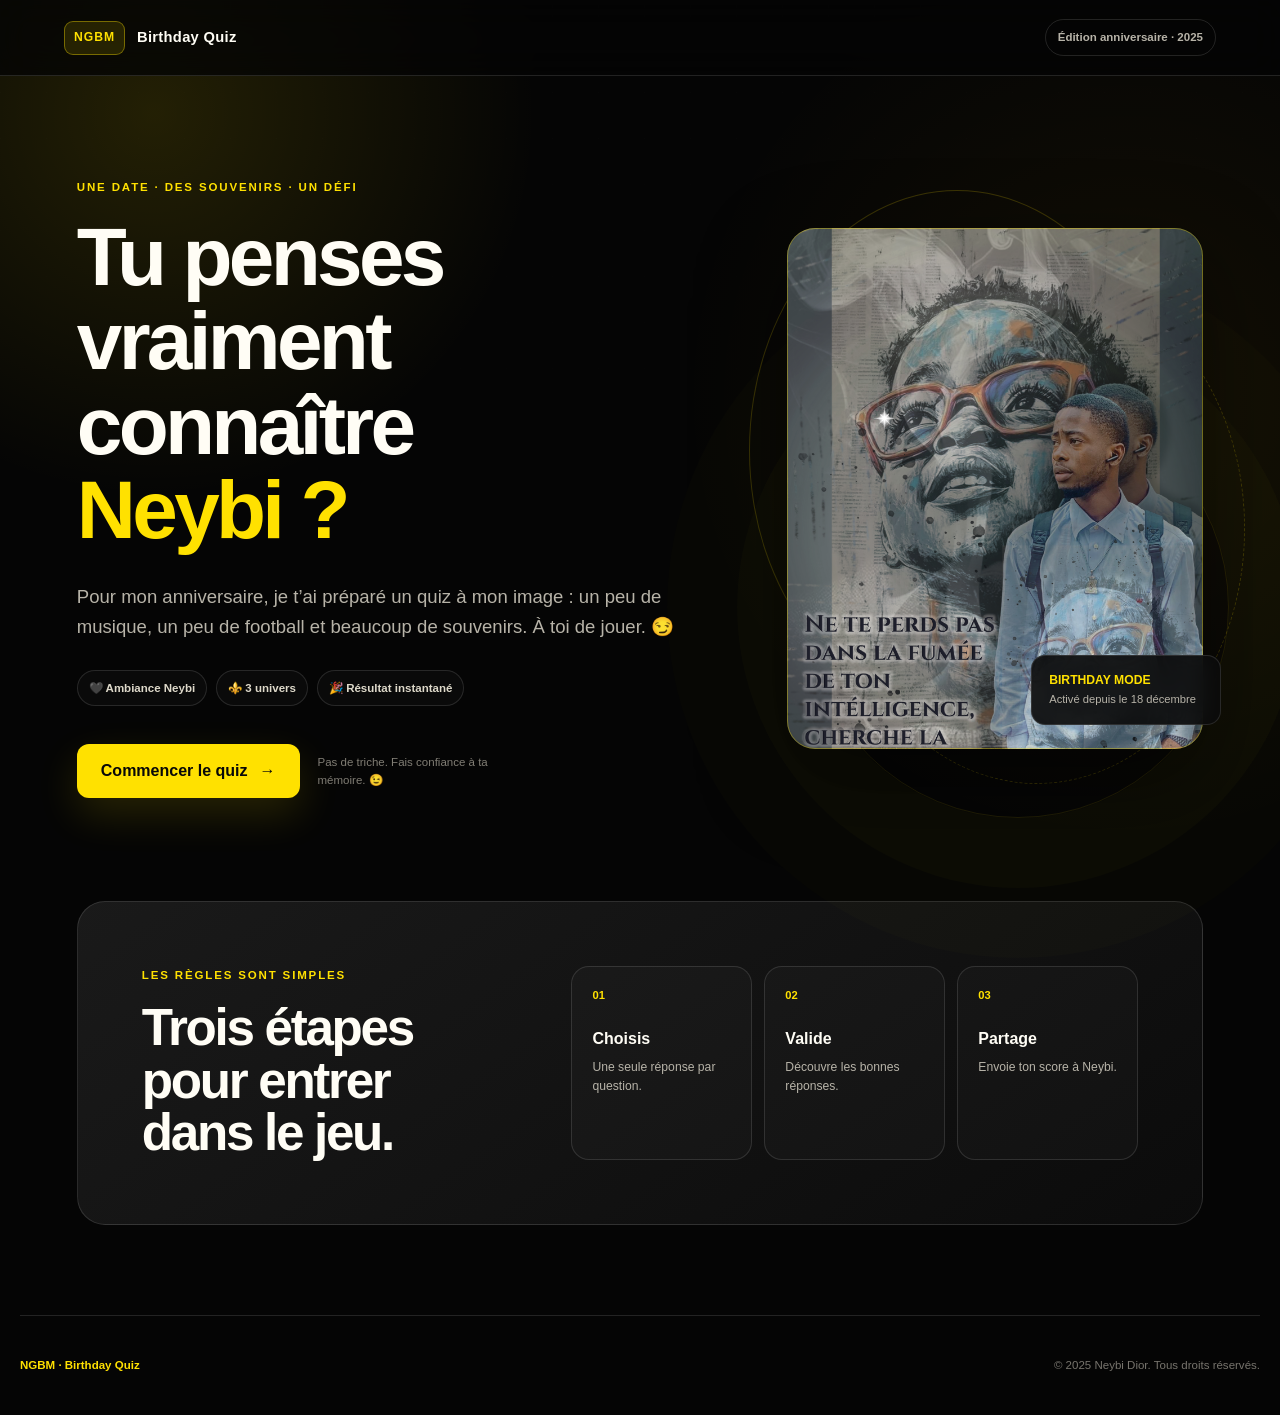
<file: index.html>
<!DOCTYPE html>
<html lang="fr">
<head>
    <meta charset="UTF-8">
    <meta name="viewport" content="width=device-width, initial-scale=1.0">
    <meta name="description" content="Le quiz anniversaire de Neybi : musique, sport et souvenirs au programme.">
    <link rel="stylesheet" href="style.css">
    <title>Birthday Quiz · Neybi</title>
</head>
<body class="landing-page">
    <header class="site-header">
        <a class="brand" href="index.html" aria-label="Accueil du Birthday Quiz de Neybi">
            <span class="brand-mark">NGBM</span>
            <span class="brand-name">Birthday Quiz</span>
        </a>
        <span class="edition-pill">Édition anniversaire · 2025</span>
    </header>

    <main class="landing-main">
        <section class="landing-hero" aria-labelledby="landing-title">
            <div class="hero-copy">
                <p class="eyebrow">Une date · des souvenirs · un défi</p>
                <h1 id="landing-title">Tu penses vraiment connaître <span>Neybi&nbsp;?</span></h1>
                <p class="hero-intro">
                    Pour mon anniversaire, je t’ai préparé un quiz à mon image : un peu de musique,
                    un peu de football et beaucoup de souvenirs. À toi de jouer. 😏
                </p>

                <div class="game-features" aria-label="Informations sur le quiz">
                    <span>🖤 Ambiance Neybi</span>
                    <span>⚜️ 3 univers</span>
                    <span>🎉 Résultat instantané</span>
                </div>

                <div class="hero-actions">
                    <a class="primary-cta" href="quiz.html">Commencer le quiz <span aria-hidden="true">→</span></a>
                    <p>Pas de triche. Fais confiance à ta mémoire. 😉</p>
                </div>
            </div>

            <figure class="hero-visual">
                <span class="visual-orbit visual-orbit-one" aria-hidden="true"></span>
                <span class="visual-orbit visual-orbit-two" aria-hidden="true"></span>
                <img src="img/NeybiDior.jpg" alt="Portrait de Neybi pour son quiz anniversaire">
                <figcaption><strong>Birthday mode</strong><span>Activé depuis le 18 décembre</span></figcaption>
            </figure>
        </section>

        <section class="how-to-play" aria-labelledby="rules-title">
            <div>
                <p class="eyebrow">Les règles sont simples</p>
                <h2 id="rules-title">Trois étapes pour entrer dans le jeu.</h2>
            </div>
            <ol class="rules-list">
                <li><span>01</span><strong>Choisis</strong><p>Une seule réponse par question.</p></li>
                <li><span>02</span><strong>Valide</strong><p>Découvre les bonnes réponses.</p></li>
                <li><span>03</span><strong>Partage</strong><p>Envoie ton score à Neybi.</p></li>
            </ol>
        </section>
    </main>

    <footer class="site-footer">
        <span>NGBM · Birthday Quiz</span>
        <p>&copy; 2025 Neybi Dior. Tous droits réservés.</p>
    </footer>
</body>
</html>
</file>
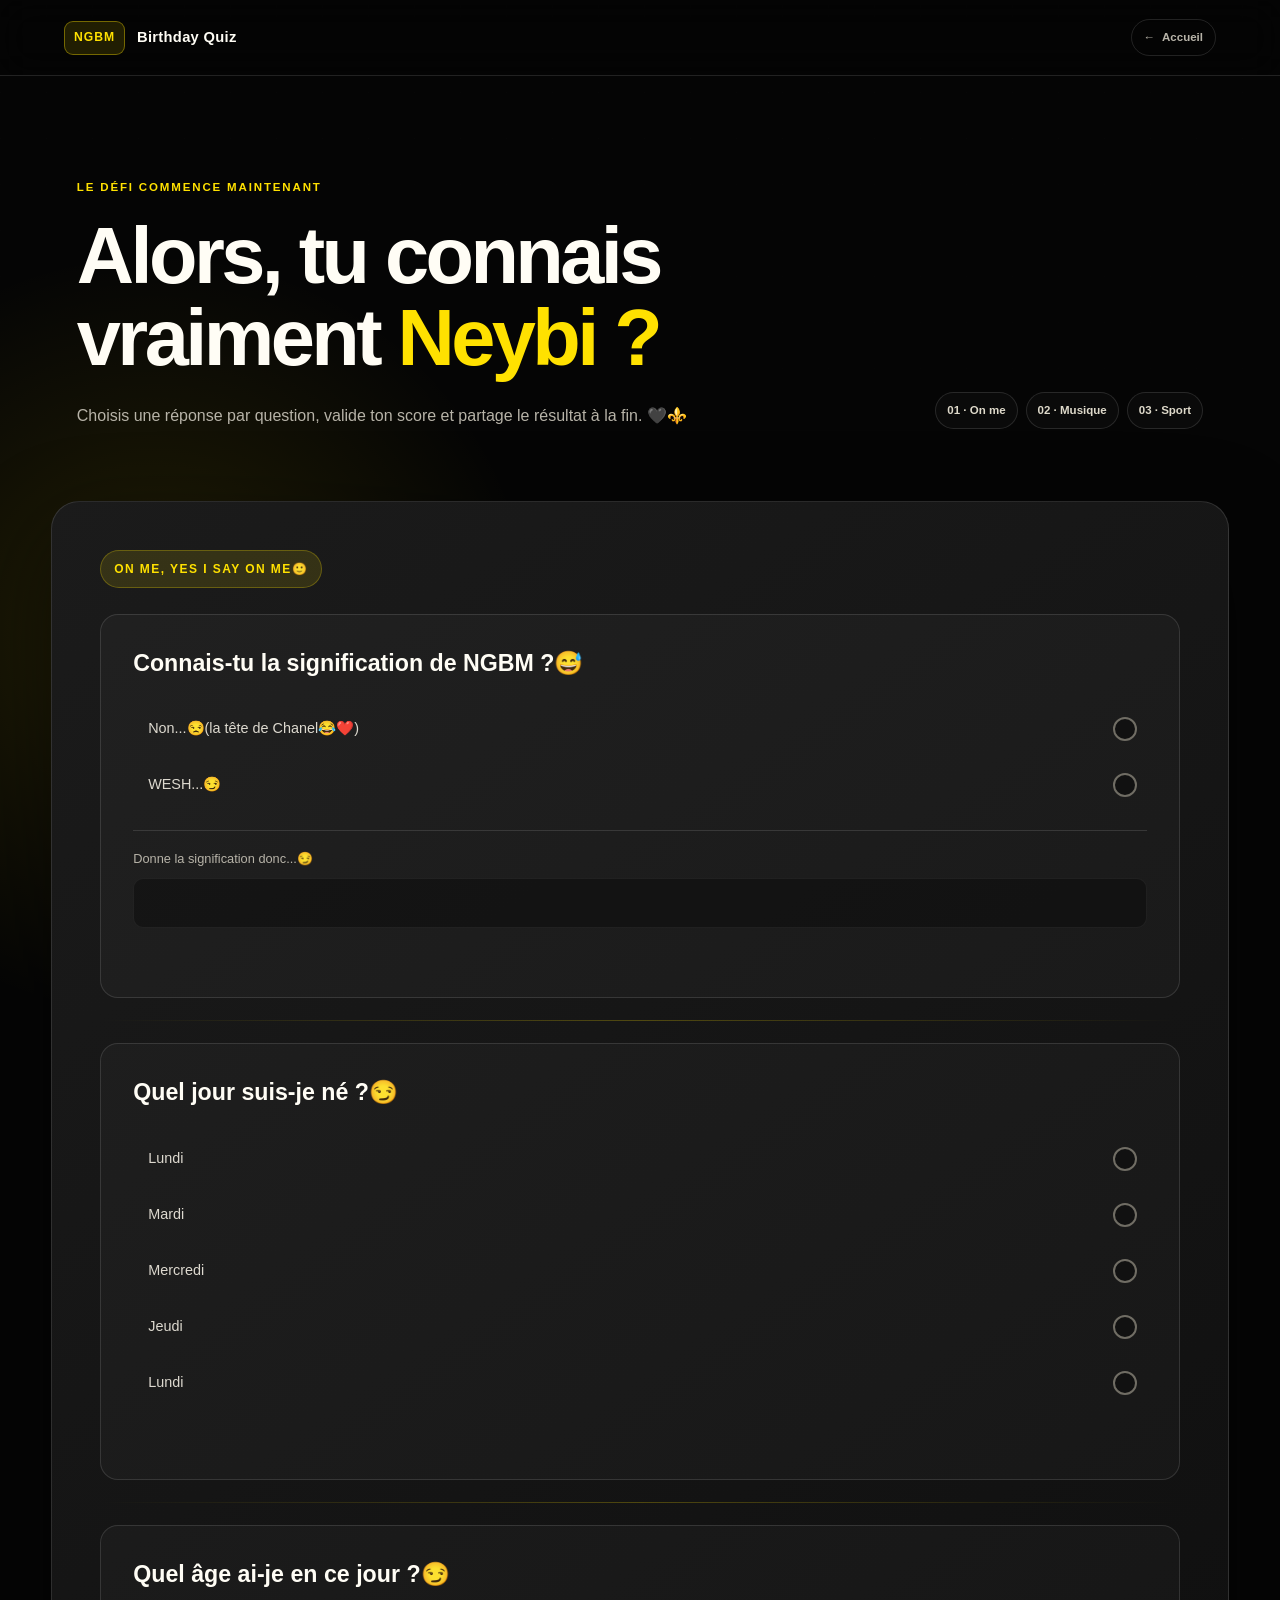
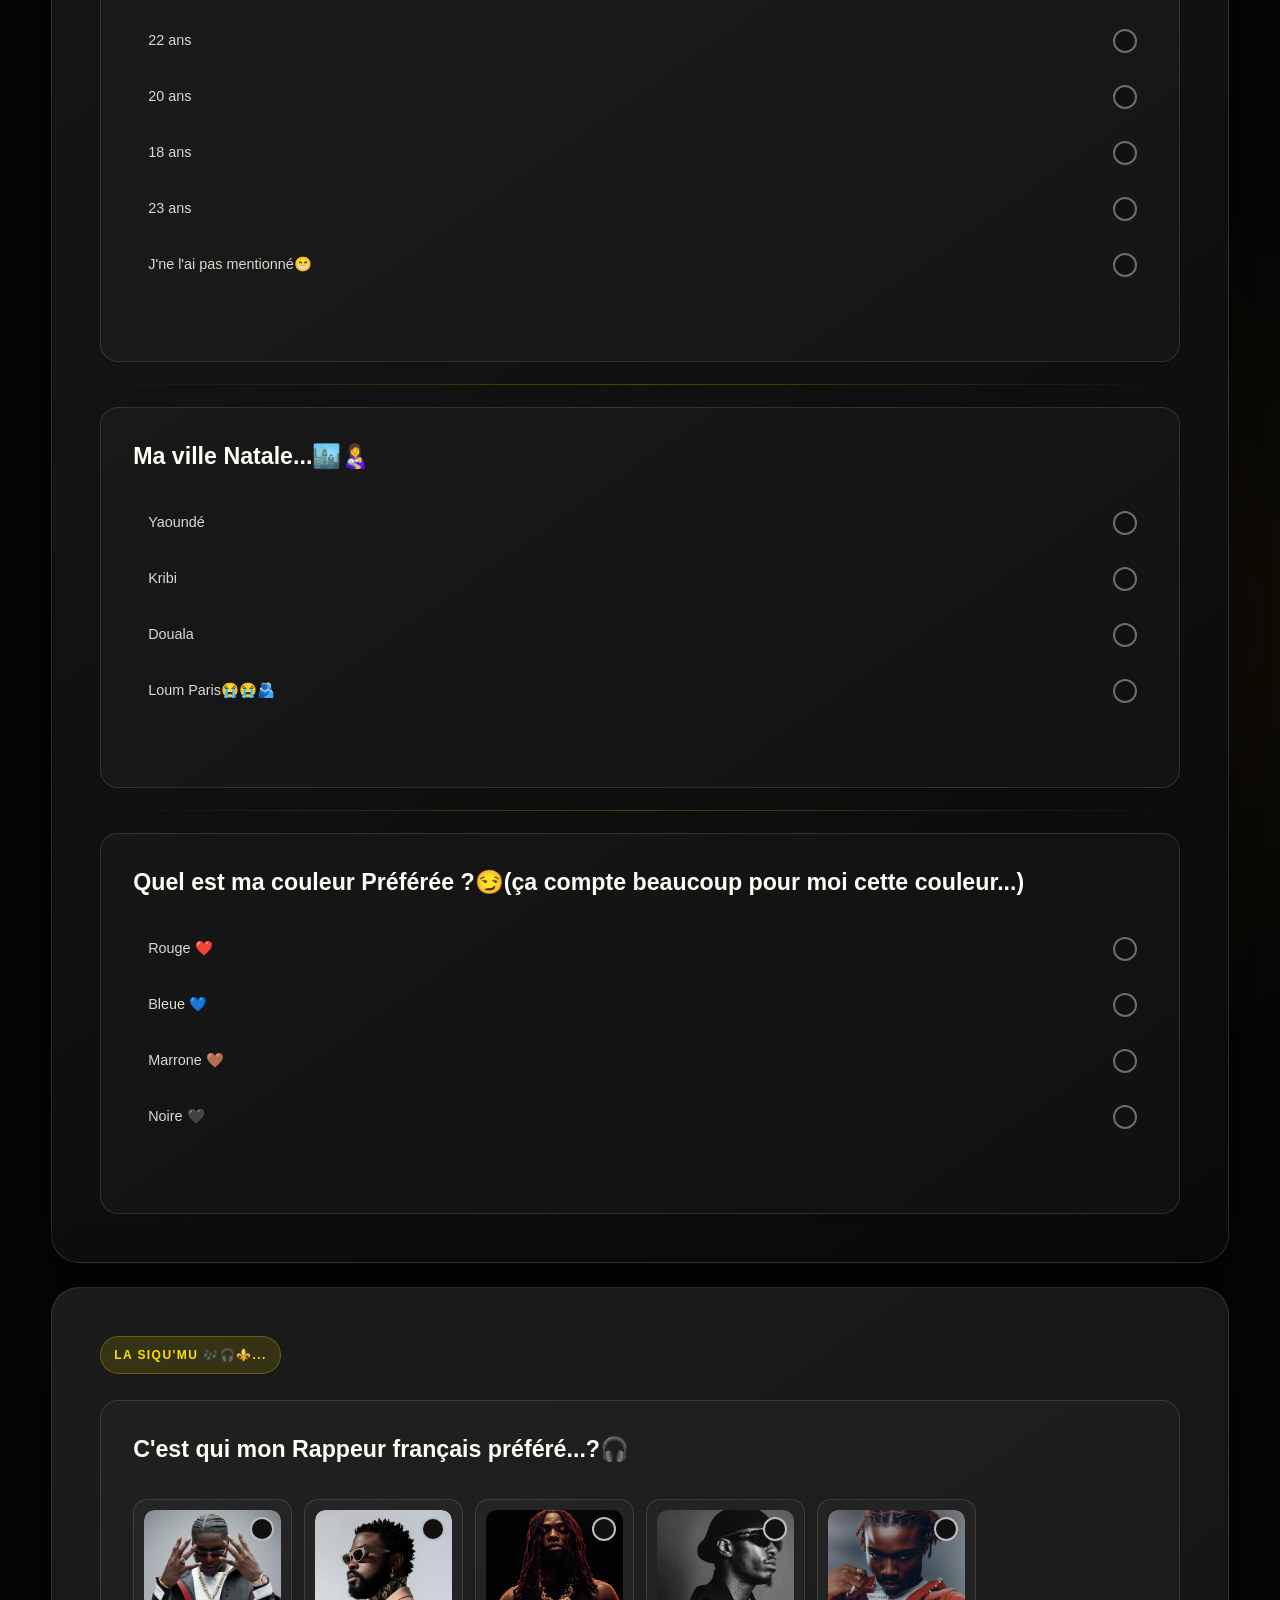
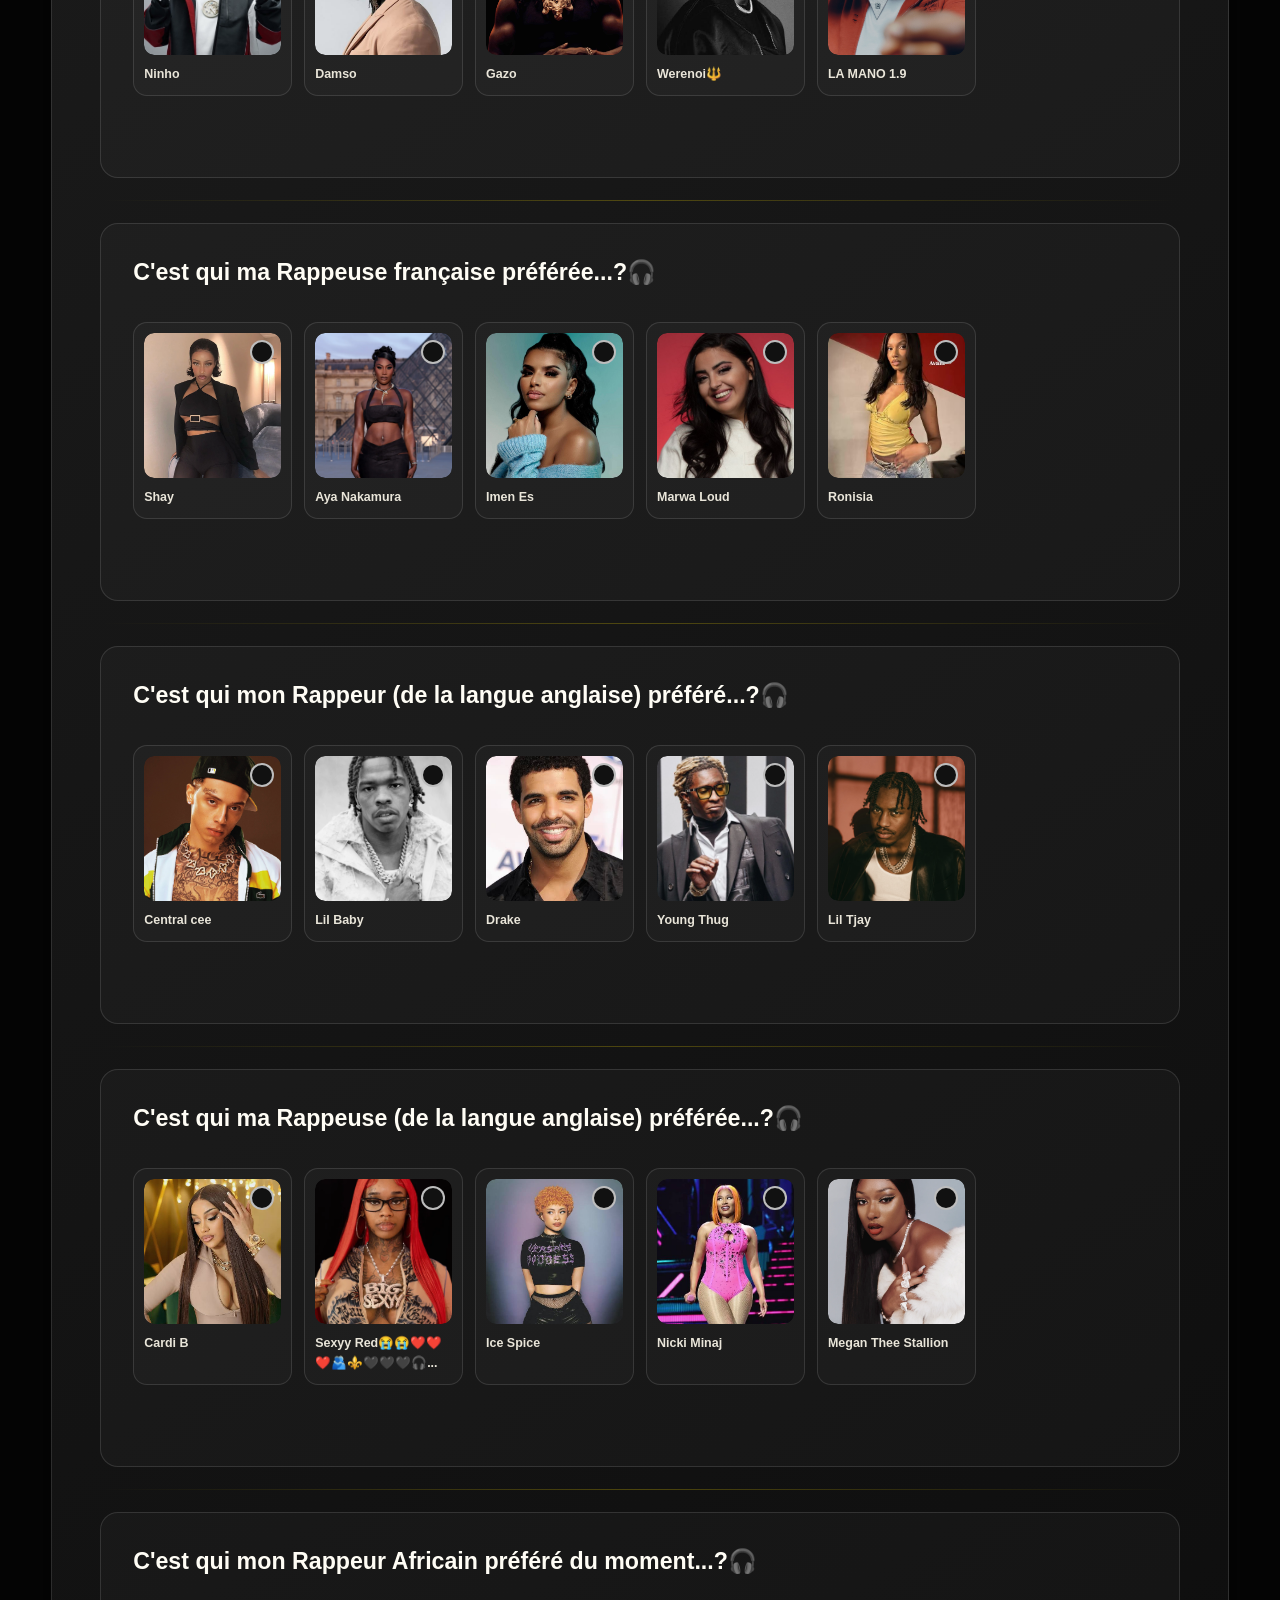
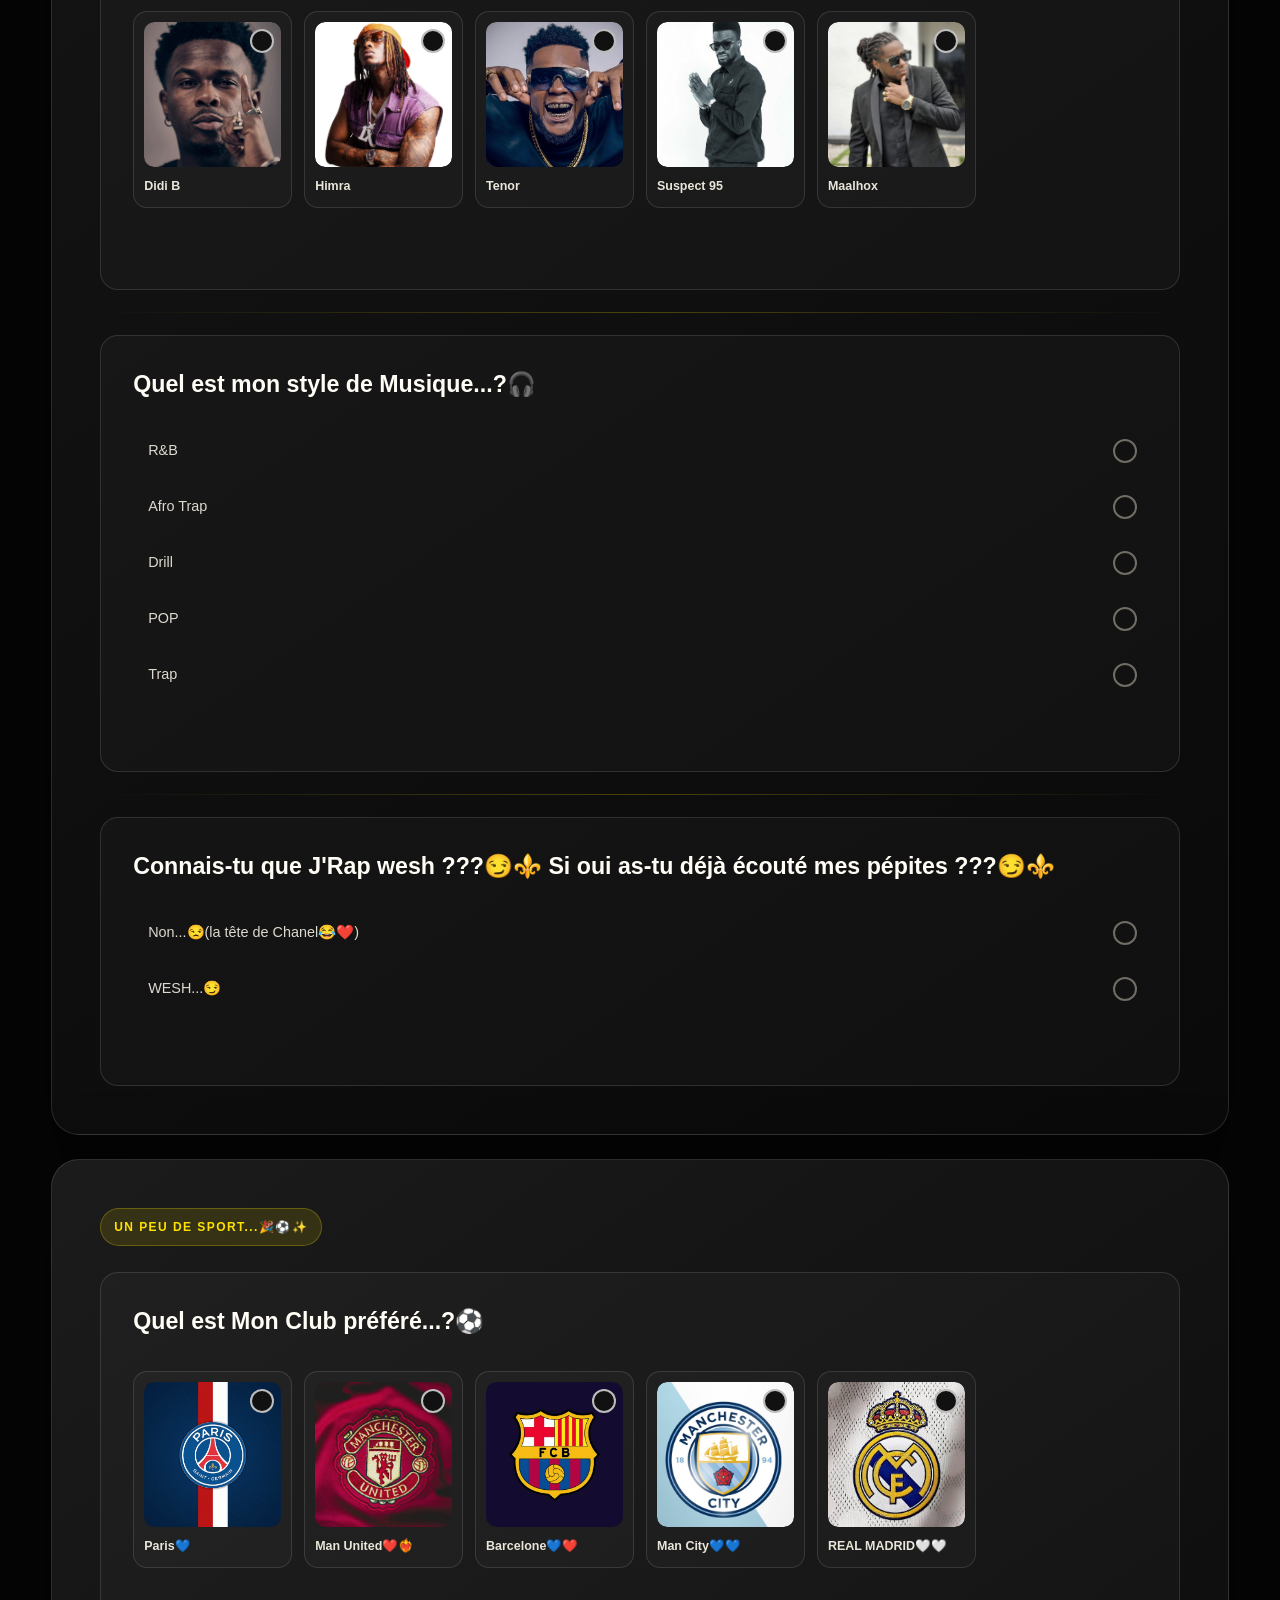
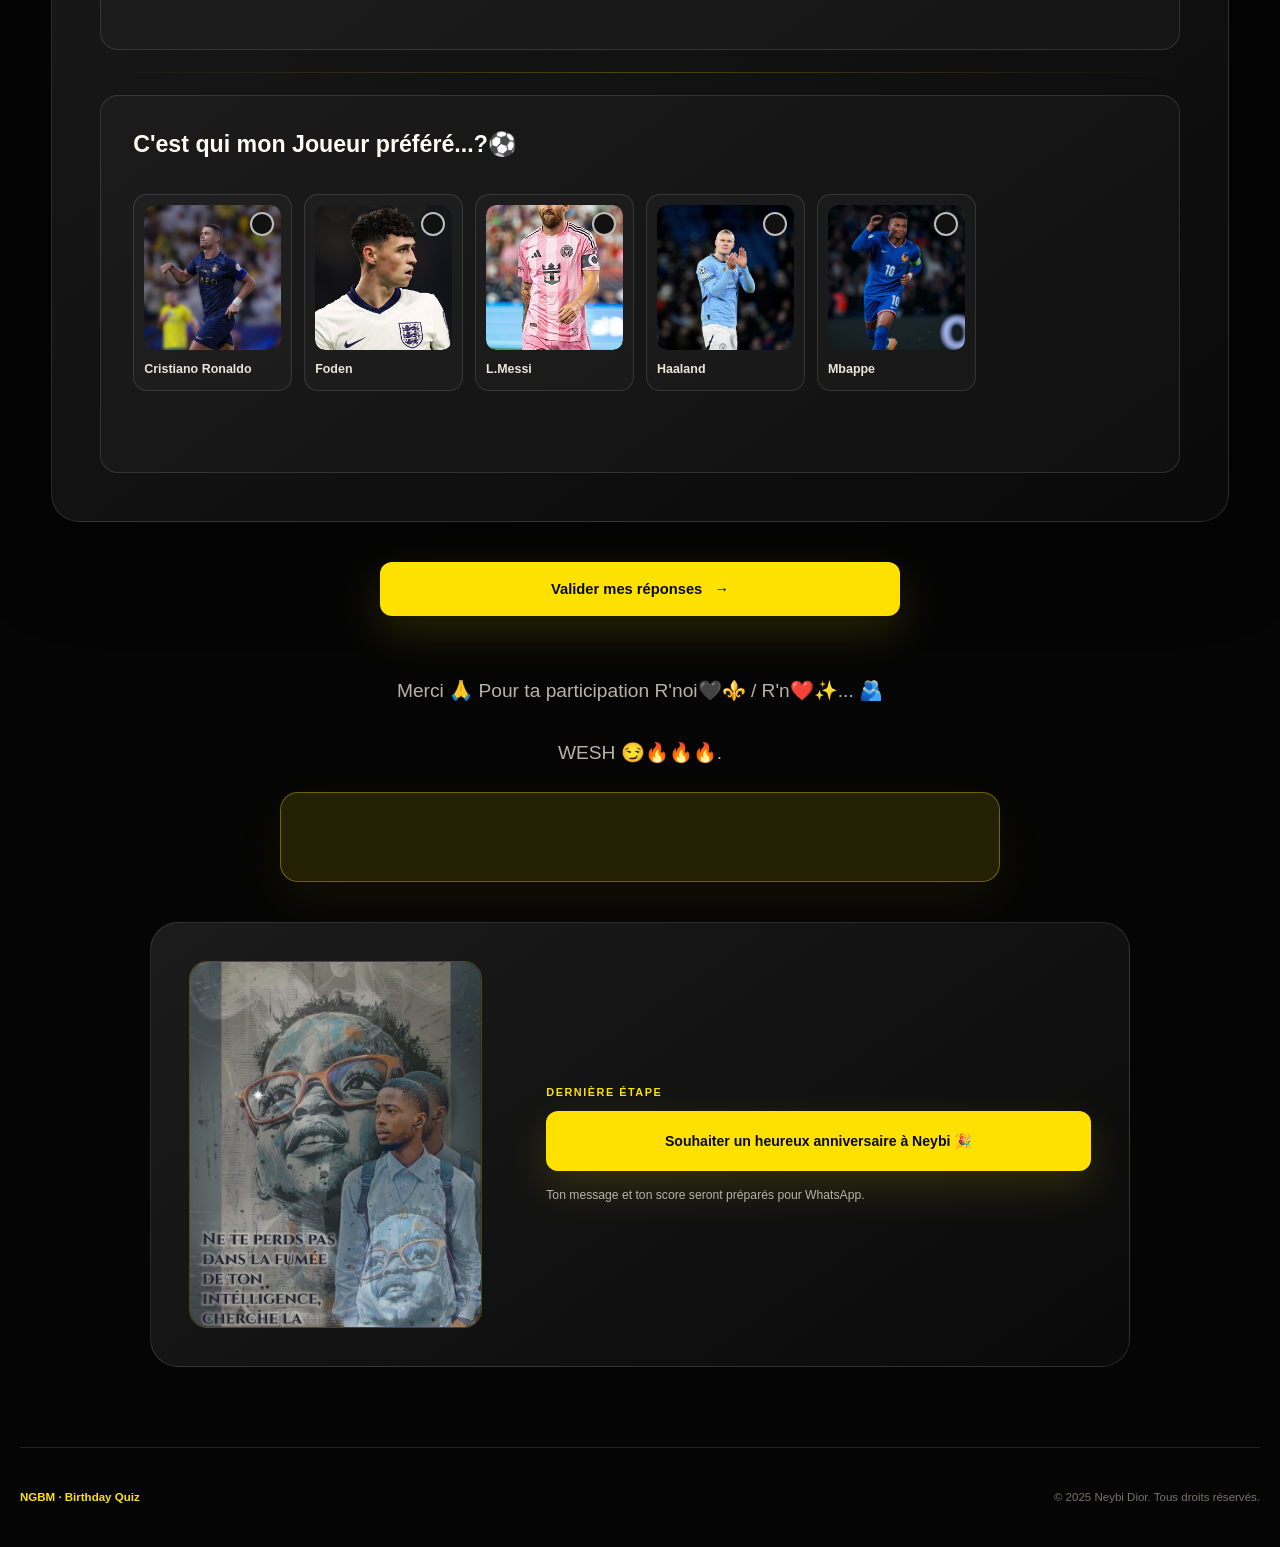
<file: quiz.html>
<!DOCTYPE html>
<html lang="fr">
<head>
    <meta charset="UTF-8">
    <meta name="viewport" content="width=device-width, initial-scale=1.0">
    <meta name="description" content="Le quiz anniversaire de Neybi : teste tes connaissances et partage ton score.">
    <link rel="stylesheet" href="style.css">
    <title>Le Quiz · Birthday Neybi</title>
</head>
<body class="quiz-page">
    <header class="site-header quiz-header">
        <a class="brand" href="index.html" aria-label="Retour à l’accueil du Birthday Quiz">
            <span class="brand-mark">NGBM</span>
            <span class="brand-name">Birthday Quiz</span>
        </a>
        <a class="back-link" href="index.html"><span aria-hidden="true">←</span> Accueil</a>
    </header>

    <main class="quiz-main">
    <section class="quiz-intro" aria-labelledby="quiz-title">
        <div>
            <p class="eyebrow">Le défi commence maintenant</p>
            <h1 id="quiz-title">Alors, tu connais vraiment <span>Neybi&nbsp;?</span></h1>
            <p>Choisis une réponse par question, valide ton score et partage le résultat à la fin. 🖤⚜️</p>
        </div>
        <div class="quiz-meta" aria-label="Catégories du quiz">
            <span>01 · On me</span>
            <span>02 · Musique</span>
            <span>03 · Sport</span>
        </div>
    </section>

    <div class="cardquiz1">
        <div class="quiz1">
            <h2>ON ME, YES I SAY ON ME🙂</h2>
            <div class="cadre2">
                <h4>Connais-tu la signification de NGBM ?😅</h4>
                <label for="ConNon">Non...😒(la tête de Chanel😂❤️)</label>
                <input type="checkbox" name="ConNon" id="ConNon" value="ConNon"><br>
                <label for="ConOui">WESH...😏</label>
                <input type="checkbox" name="ConOui" id="ConOui" value="ConOui">
                <div class="cygleNom">
                    <label for="cygle">Donne la signification donc...😏</label>
                    <input type="text" name="cygle" id="cygle" disabled style="border: none;">
                </div>
                <div class="reponse"><p class="res1" style="color: green; font-weight: 600;"></p></div>
            </div>
            

            <div class="bord"></div>

            <div class="cadre1">
                <h4>Quel jour suis-je né ?😏</h4>
                <label for="lundi">Lundi</label>
                <input type="checkbox" name="lundi" id="lundi"><br>
                <label for="Mardi">Mardi</label>
                <input type="checkbox" name="Mardi" id="Mardi"><br>
                <label for="Mercredi">Mercredi</label>
                <input type="checkbox" name="Mercredi" id="Mercredi"><br>
                <label for="Jeudi">Jeudi</label>
                <input type="checkbox" name="Jeudi" id="Jeudi" data-correct="true"><br>
                <label for="Vendredi">Lundi</label>
                <input type="checkbox" name="Vendredi" id="Vendredi"><br>
                <div class="reponse"><p class="res"></p></div>
            </div>

            <div class="bord"></div>

            <div class="cadre1">
                <h4>Quel âge ai-je en ce jour ?😏</h4>
                <label for="age1">22 ans</label>
                <input type="checkbox" name="age1" id="age1"><br>
                <label for="age2">20 ans</label>
                <input type="checkbox" name="age2" id="age2"><br>
                <label for="age3">18 ans</label>
                <input type="checkbox" name="age3" id="age3"><br>
                <label for="age4">23 ans</label>
                <input type="checkbox" name="age4" id="age4"><br>
                <label for="age0">J'ne l'ai pas mentionné😁</label>
                <input type="checkbox" name="age0" id="age0" data-correct="true">
                <div class="reponse"><p class="res"></p></div>
            </div>

            <div class="bord"></div>

            <div class="cadre1">
                <h4>Ma ville Natale...🏙️👩‍🍼</h4>
                <label for="ville1">Yaoundé</label>
                <input type="checkbox" name="ville1" id="ville1"><br>
                <label for="ville2">Kribi</label>
                <input type="checkbox" name="ville2" id="ville2"><br>
                <label for="ville3">Douala</label>
                <input type="checkbox" name="ville3" id="ville3"><br>
                <label for="ville4">Loum Paris😭😭🫂</label>
                <input type="checkbox" name="ville4" id="ville4" data-correct="true">
                <div class="reponse"><p class="res"></p></div>
            </div>
            
            <div class="bord"></div>

            <div class="cadre1">
                <h4>Quel est ma couleur Préférée ?😏(ça compte beaucoup pour moi cette couleur...)</h4>
                <label for="c1">Rouge ❤️</label>
                <input type="checkbox" name="c1" id="c1"><br>
                <label for="c2">Bleue 💙</label>
                <input type="checkbox" name="c2" id="c2"><br>
                <label for="c3">Marrone 🤎</label>
                <input type="checkbox" name="c3" id="c3"><br>
                <label for="c4">Noire 🖤</label>
                <input type="checkbox" name="c4" id="c4" data-correct="true">
                <div class="reponse"><p class="res"></p></div>
            </div>

        </div>
        <div class="quiz2">
            <h2>La SIQU'MU 🎶🎧⚜️...</h2>

            <div class="cadre1">
                <h4>C'est qui mon Rappeur français préféré...?🎧</h4>
                <div class="RG1">
                    <label for="Ninho">
                        <div class="ig"><img src="img/Ninho.JPG" alt="Ninho"></div>
                        Ninho
                    </label>
                    <input type="checkbox" name="Ninho" id="Ninho">
                </div><br>
                <div class="RG2">
                    <label for="Damso">
                        <div class="ig"><img src="img/Damso.JPG" alt="Damso"></div>
                        Damso
                    </label>
                    <input type="checkbox" name="Damso" id="Damso">
                </div><br>
                <div class="RG2">
                    <label for="Gazo">
                        <div class="ig"><img src="img/Gazo.JPG" alt="Gazo"></div>
                        Gazo
                    </label>
                    <input type="checkbox" name="Gazo" id="Gazo" data-correct="true">
                </div><br>
                <div class="RG3">
                    <label for="Werenoi">
                        <div class="ig"><img src="img/Werenoi.JPG" alt="Werenoi"></div>
                        Werenoi🔱
                    </label>
                    <input type="checkbox" name="Werenoi" id="Werenoi">
                </div><br>
                <div class="RG4">
                    <label for="LA MANO 1.9">
                        <div class="ig"><img src="img/La_mano.JPG" alt="LA MANO 1.9"></div>
                        LA MANO 1.9
                    </label>
                    <input type="checkbox" name="LA MANO 1.9" id="LA MANO 1.9">
                </div>
                <div class="reponse"><p class="res"></p></div>
            </div>

            <div class="bord"></div>

            <div class="cadre1">
                <h4>C'est qui ma Rappeuse française préférée...?🎧</h4>
                <div class="RF1">
                    <label for="Shay">
                        <div class="ig"><img src="img/Shay.jpg" alt="Shay"></div>
                        Shay
                    </label>
                    <input type="checkbox" name="Shay" id="Shay">
                </div><br>
                <div class="RF2">
                    <label for="Aya">
                        <div class="ig"><img src="img/Aya_nakamura.jpg" alt="Aya Nakamura"></div>
                        Aya Nakamura
                    </label>
                    <input type="checkbox" name="Aya" id="Aya" data-correct="true">
                </div><br>
                <div class="RF2">
                    <label for="Imen">
                        <div class="ig"><img src="img/Imen_es.JPG" alt="Imen Es"></div>
                        Imen Es
                    </label>
                    <input type="checkbox" name="Imen" id="Imen">
                </div><br>
                <div class="RF3">
                    <label for="Marwa">
                        <div class="ig"><img src="img/Marwa_loud.JPG" alt="Marwa Loud"></div>
                        Marwa Loud
                    </label>
                    <input type="checkbox" name="Marwa" id="Marwa">
                </div><br>
                <div class="RF3">
                    <label for="Ronisia">
                        <div class="ig"><img src="img/Ronisia.JPG" alt="Ronisia"></div>
                        Ronisia
                    </label>
                    <input type="checkbox" name="Ronisia" id="Ronisia">
                </div><br>
                <div class="reponse"><p class="res"></p></div>
            </div>

            <div class="bord"></div>

            <div class="cadre1">
                <h4>C'est qui mon Rappeur (de la langue anglaise) préféré...?🎧</h4>
                <div class="RGA1">
                    <label for="Central">
                        <div class="ig"><img src="img/Central _cee.JPG" alt="Central cee"></div>
                        Central cee
                    </label>
                    <input type="checkbox" name="Central" id="Central">
                </div><br>
                <div class="RGA2">
                    <label for="Baby">
                        <div class="ig"><img src="img/Lil _baby.JPG" alt="Lil Baby"></div>
                        Lil Baby
                    </label>
                    <input type="checkbox" name="Baby" id="Baby">
                </div><br>
                <div class="RGA2">
                    <label for="Drake">
                        <div class="ig"><img src="img/Drake.JPG" alt="Drake"></div>
                        Drake
                    </label>
                    <input type="checkbox" name="Drake" id="Drake">
                </div><br>
                <div class="RGA3">
                    <label for="Young">
                        <div class="ig"><img src="img/Young_thug.jpg" alt="Young Thug"></div>
                        Young Thug
                    </label>
                    <input type="checkbox" name="Young" id="Young">
                </div><br>
                <div class="RGA4">
                    <label for="Lil">
                        <div class="ig"><img src="img/Lil_tjay.jpg" alt="Lil Tjay"></div>
                        Lil Tjay
                    </label>
                    <input type="checkbox" name="Lil" id="Lil" data-correct="true">
                </div>
                <div class="reponse"><p class="res"></p></div>
            </div>

            <div class="bord"></div>

            <div class="cadre1">
                <h4>C'est qui ma Rappeuse (de la langue anglaise) préférée...?🎧</h4>
                <div class="RFA1">
                    <label for="Cardi">
                        <div class="ig"><img src="img/Cardi_b.JPG" alt="Cardi B"></div>
                        Cardi B
                    </label>
                    <input type="checkbox" name="Cardi" id="Cardi">
                </div><br>
                <div class="RFA2">
                    <label for="Sexyy">
                        <div class="ig"><img src="img/Sexyy_red.jpg" alt="Sexyy Red"></div>
                        Sexyy Red😭😭❤️❤️❤️🫂⚜️🖤🖤🖤🎧...
                    </label>
                    <input type="checkbox" name="Sexyy" id="Sexyy">
                </div><br>
                <div class="RFA2">
                    <label for="Ice">
                        <div class="ig"><img src="img/Ice_spice.JPG" alt="Ice Spice"></div>
                        Ice Spice
                    </label>
                    <input type="checkbox" name="Ice" id="Ice" data-correct="true">
                </div><br>
                <div class="RFA3">
                    <label for="Nicki">
                        <div class="ig"><img src="img/Nicki_minaj.JPG" alt="Nicki Minaj"></div>
                        Nicki Minaj
                    </label>
                    <input type="checkbox" name="Nicki" id="Nicki">
                </div><br>
                <div class="RFA4">
                    <label for="Megan">
                        <div class="ig"><img src="img/Megan_thee_stallion.jpg" alt="Megan Thee Stallion"></div>
                        Megan Thee Stallion
                    </label>
                    <input type="checkbox" name="Megan" id="Megan">
                </div>
                <div class="reponse"><p class="res"></p></div>
            </div>

            <div class="bord"></div>

            <div class="cadre1">
                <h4>C'est qui mon Rappeur Africain préféré du moment...?🎧</h4>
                <div class="RA1">
                    <label for="Didi">
                        <div class="ig"><img src="img/Didi_b.JPG" alt="Didi B"></div>
                        Didi B
                    </label>
                    <input type="checkbox" name="Didi" id="Didi">
                </div><br>
                <div class="RA2">
                    <label for="Himra">
                        <div class="ig"><img src="img/Himra.JPG" alt="Himra"></div>
                        Himra
                    </label>
                    <input type="checkbox" name="Himra" id="Himra" data-correct="true">
                </div><br>
                <div class="RA2">
                    <label for="Tenor">
                        <div class="ig"><img src="img/Tenor.JPG" alt="Tenor"></div>
                        Tenor
                    </label>
                    <input type="checkbox" name="Tenor" id="Tenor">
                </div><br>
                <div class="RA3">
                    <label for="Suspect">
                        <div class="ig"><img src="img/Suspect_95.JPG" alt="Suspect 95"></div>
                        Suspect 95
                    </label>
                    <input type="checkbox" name="Suspect" id="Suspect">
                </div><br>
                <div class="RA4">
                    <label for="Maalhox">
                        <div class="ig"><img src="img/Maalhox.JPG" alt="Maalhox"></div>
                        Maalhox
                    </label>
                    <input type="checkbox" name="Maalhox" id="Maalhox">
                </div>
                <div class="reponse"><p class="res"></p></div>
            </div>

            <div class="bord"></div>

            <div class="cadre1">
                <h4>Quel est mon style de Musique...?🎧</h4>
                <label for="R&B">R&B</label>
                <input type="checkbox" name="R&B" id="R&B"><br>
                <label for="Afro">Afro Trap</label>
                <input type="checkbox" name="Afro" id="Afro"><br>
                <label for="Drill">Drill</label>
                <input type="checkbox" name="Drill" id="Drill" data-correct="true"><br>
                <label for="POP">POP</label>
                <input type="checkbox" name="POP" id="POP"><br>
                <label for="Trap">Trap</label>
                <input type="checkbox" name="Trap" id="Trap"><br>
                <div class="reponse"><p class="res"></p></div>
            </div>

            <div class="bord"></div>

            <div class="cadre3">
                <h4>Connais-tu que J'Rap wesh ???😏⚜️ Si oui as-tu déjà écouté mes pépites ???😏⚜️</h4>
                <label for="NeyNon">Non...😒(la tête de Chanel😂❤️)</label>
                <input type="checkbox" name="NeyNon" id="NeyNon" value="NeyNon"><br>
                <label for="NeyOui">WESH...😏</label>
                <input type="checkbox" name="NeyOui" id="NeyOui" value="NeyOui"><br>
                <div class="reponse"><p class="res2" style="font-weight: 600;"></p></div>
            </div>

        </div>

        <div class="quiz3">
            <h2>UN PEU DE SPORT...🎉⚽✨</h2>

             <div class="cadre1">
                <h4>Quel est Mon Club préféré...?⚽</h4>
                <div class="Cl1">
                    <label for="Paris">
                        <div class="ig"><img src="img/Paris.JPG" alt="Paris"></div>
                        Paris💙
                    </label>
                    <input type="checkbox" name="Paris" id="Paris">
                </div><br>
                <div class="Cl2">
                    <label for="United">
                        <div class="ig"><img src="img/United.JPG" alt="Man United"></div>
                        Man United❤️❤️‍🔥
                    </label>
                    <input type="checkbox" name="United" id="United">
                </div><br>
                <div class="Cl3">
                    <label for="Barcelone">
                        <div class="ig"><img src="img/Barcelone.JPG" alt="Barcelone"></div>
                        Barcelone💙❤️
                    </label>
                    <input type="checkbox" name="Barcelone" id="Barcelone">
                </div><br>
                <div class="Cl4">
                    <label for="City">
                        <div class="ig"><img src="img/City.JPG" alt="Man City"></div>
                        Man City💙💙
                    </label>
                    <input type="checkbox" name="City" id="City">
                </div><br>
                <div class="Cl5">
                    <label for="REAL">
                        <div class="ig"><img src="img/Real_Madrid.JPG" alt="REAL MADRID"></div>
                        REAL MADRID🤍🤍
                    </label>
                    <input type="checkbox" name="REAL" id="REAL" data-correct="true">
                </div>
                <div class="reponse"><p class="res"></p></div>
             </div>

            <div class="bord"></div>

            <div class="cadre1">
                <h4>C'est qui mon Joueur préféré...?⚽</h4>
                <div class="J1">
                    <label for="Ronaldo">
                        <div class="ig"><img src="img/Ronaldo.JPG" alt="Cristiano Ronaldo"></div>
                        Cristiano Ronaldo
                    </label>
                    <input type="checkbox" name="Ronaldo" id="Ronaldo" data-correct="true">
                </div><br>
                <div class="J2">
                    <label for="Foden">
                        <div class="ig"><img src="img/Foden.JPG" alt="Foden"></div>
                        Foden
                    </label>
                    <input type="checkbox" name="Foden" id="Foden">
                </div><br>
                <div class="J3">
                    <label for="L.Messi">
                        <div class="ig"><img src="img/Messi.JPG" alt="L.Messi"></div>
                        L.Messi
                    </label>
                    <input type="checkbox" name="L.Messi" id="L.Messi">
                </div><br>
                <div class="J4">
                    <label for="Haaland">
                        <div class="ig"><img src="img/Haaland.JPG" alt="Haaland"></div>
                        Haaland
                    </label>
                    <input type="checkbox" name="Haaland" id="Haaland">
                </div><br>
                <div class="J5">
                    <label for="Mbappe">
                        <div class="ig"><img src="img/Mbappe.JPG" alt="Mbappe"></div>
                        Mbappe
                    </label>
                    <input type="checkbox" name="Mbappe" id="Mbappe">
                </div>
                <div class="reponse"><p class="res"></p></div>
            </div>

        </div>
    </div>

    <div class="btn1">
        <button id="SubmitQuiz" type="button">Valider mes réponses <span aria-hidden="true">→</span></button>
    </div>

    <div class="desc2">
        <p>
            Merci 🙏 Pour ta participation R'noi🖤⚜️ / R'n❤️✨... 🫂 <br><br>
            WESH 😏🔥🔥🔥.
        </p>
    </div>

    <div class="aff">
        <p id="resultat" aria-live="polite"></p>
    </div>

    <div class="lastCadre">
        <div class="igney"><img src="img/NeybiDior.jpg" alt="Neybi🖤⚜️"></div>
        <div class="btn3"><button id="senZapp" type="button">Souhaiter un heureux anniversaire à Neybi 🎉</button></div>
    </div>

    <div class="audio">
        <audio src="" controls autoplay></audio>
    </div>
    </main>


    <footer class="site-footer">
        <span>NGBM · Birthday Quiz</span>
        <p>&copy; 2025 Neybi Dior. Tous droits réservés.</p>
    </footer>

    <script>
        const questions = document.querySelectorAll('.cadre1')
        const questions1 = document.querySelectorAll('.cadre2')
        const questions2 = document.querySelectorAll('.cadre3')

        questions.forEach(question =>{
            const checkboxes = question.querySelectorAll('input[type="checkbox"]')

            checkboxes.forEach(checkbox =>{
                checkbox.addEventListener('change', () =>{

                    if(checkbox.checked) {
                        checkboxes.forEach(cb => {
                            if (cb !== checkbox) {
                                cb.checked = false
                            }
                        })
                    }
                })
            })
        })

        questions1.forEach(question1 =>{
                const textboxes = question1.querySelectorAll('input[type="checkbox"]')
                const textinput = question1.querySelector('input[type="text"]')

                //console.log('TextInput : ', textinput)

                const res1 = document.querySelector('.res1')
                textboxes.forEach(textbox =>{
                    textbox.addEventListener('change', () =>{
                        if(textbox.checked){
                            textboxes.forEach(textb => {
                                if(textb !== textbox){
                                    textb.checked = false
                                }
                            })


                            if (textbox.value === "ConOui") {
                                textinput.disabled = false
                                res1.textContent =""
                            }else{
                                textinput.disabled = true
                                res1.textContent = 'T\'es un faux...😒'
                                res1.style.color = 'red'
                            }
                        }
                    })
                })
        })

        const res2 = document.querySelector('.res2')
        questions2.forEach(question2 =>{
            const checkboses2 = question2.querySelectorAll('input[type="checkbox"]')
            checkboses2.forEach(check => {
                check.addEventListener('change', () =>{
                    if (check.checked) {
                        checkboses2.forEach(check0 => {
                            if (check0 !== check) {
                                check0.checked = false
                            }
                        });

                        if(check.value === "NeyNon"){
                            res2.textContent = "T'es un faux...😒"
                            res2.style.color = 'red'
                        }else {
                            res2.textContent = 'Et en vrai t\'as Kiffé wesh...😏🖤🎧🎶😭⚜️...'
                            res2.style.color = 'green'
                        }
                    }
                })
            });
        })


        const btnS = document.getElementById('SubmitQuiz')
        const resultat = document.getElementById('resultat')

        btnS.addEventListener('click', () =>{
            let score = 0
            let total = questions.length
            const textinput = document.querySelector('input[type="text"]').value
            let resulText = ""

            questions.forEach((question, index) =>{
                const checked = question.querySelector('input[type="checkbox"]:checked')
                const correct = question.querySelector('input[data-correct="true"]')
                const result = question.querySelector('.res')
                const checkboxess = question.querySelectorAll('input[type="checkbox"]')

                result.textContent=''
                result.style.color=''
                result.style.fontWeight='600'

                /*console.log('correct : ', correct)
                console.log('correct Id : ', correct?.id)
                
                if (correct && correct?.id) {
                    const label = question.querySelector(`label[for="${correct.id}"]`)
                    console.log('label : ', label)

                    if(label){
                        const labelText = label.textContent.trim()
                        console.log('Taille du label : ', labelText)
                    }else{
                        console.error('label non trouvé : ', correct?.id)
                    }
                }else{
                    console.error('Input correct non trouvé ou sans ID')
                }*/

                const label = question.querySelector(`label[for="${correct.id}"]`)
                const labelCorrect = label.textContent.trim()

                if (checked && checked === correct) {
                    score++
                    result.textContent = "Bonne Réponse !"
                    result.style.color='green'
                    resulText += `Q${index + 1} : Bonne réponse ✅\n`
                    //console.log('Resultat : ', resulText)
                }else if(!checked){
                result.textContent = "Choix Non Valide ! : Bonne réponse : " + labelCorrect
                    result.style.color='red'
                    resulText += `Q${index +1} Aucun choix\n`
                }else{
                    result.textContent = "Mauvaise Réponse ! Bonne réponse : " + labelCorrect
                    result.style.color='red'
                    resulText += `Q${index + 1} : Mauvaise réponse ❌, La Bonne réponse c'est : ${labelCorrect}\n`
                    //console.log('Resultat : ', resulText)
                }
                checkboxess.forEach(cb => {
                    cb.disabled = true
                })
            })
            resultat.textContent = 'Tu as trouvé ' + score + '/' + total + ' réponses...'

            const res1 = document.querySelector('.res1')

            if(textinput && textinput === "Ngamga Beauclair Miguel"){
                res1.textContent = 'Wesh You Know R\'noi 😏 / R\'n ❤️‍🔥...'
                //console.log('bonne réponse')
            }else{
                //console.log('mauvaise réponse')
                res1.textContent = "C'est Faux...😒"
                res1.style.color = 'red'
            }

            window.score = score;
            window.resulText = resulText
            window.total = total
        })

        const btnWhat = document.getElementById('senZapp')

        btnWhat.addEventListener('click',() =>{
            let num = "237695033343"
            let mes = `Heureux jour D'anniv à toi R'noi 🎉🖤⚜️... j'ai participé à ton quiz 
            et mes states 📊 sont les suivntes... 😏
            Résultat du Quiz : 
            ${window.resulText}

            📊Score : ${window.score}/${window.total}
            `
            const url = `https://wa.me/${num}?text=${encodeURIComponent(mes)}`
            window.open(url, "_blank")
        })

    </script>
</body>
</html>
</file>
<file: style.css>
:root {
    color-scheme: dark;
    --bg: #050505;
    --surface: #111111;
    --surface-soft: #171717;
    --surface-high: #202020;
    --text: #fffdf5;
    --muted: #b7b3a8;
    --gold: #ffe100;
    --gold-deep: #ffb800;
    --gold-soft: rgba(255, 225, 0, 0.12);
    --line: rgba(255, 255, 255, 0.12);
    --danger: #ff7168;
    --success: #52d989;
    --shadow: 0 30px 90px rgba(0, 0, 0, 0.48);
    --radius-lg: 28px;
    --radius-md: 18px;
    --radius-sm: 12px;
}

* {
    box-sizing: border-box;
}

html {
    scroll-behavior: smooth;
}

body {
    min-width: 320px;
    min-height: 100vh;
    margin: 0;
    overflow-x: hidden;
    background:
        radial-gradient(circle at 12% 8%, rgba(255, 225, 0, 0.12), transparent 24rem),
        radial-gradient(circle at 88% 28%, rgba(255, 184, 0, 0.06), transparent 28rem),
        var(--bg);
    color: var(--text);
    font-family: Inter, "Segoe UI", Arial, sans-serif;
    line-height: 1.6;
    -webkit-font-smoothing: antialiased;
}

body::before {
    position: fixed;
    z-index: -1;
    inset: 0;
    content: "";
    opacity: 0.22;
    background-image:
        linear-gradient(rgba(255, 255, 255, 0.035) 1px, transparent 1px),
        linear-gradient(90deg, rgba(255, 255, 255, 0.035) 1px, transparent 1px);
    background-size: 46px 46px;
    mask-image: linear-gradient(to bottom, #000, transparent 78%);
    pointer-events: none;
}

a {
    color: inherit;
    text-decoration: none;
}

a:focus-visible,
button:focus-visible,
input:focus-visible {
    outline: 3px solid var(--gold);
    outline-offset: 4px;
}

button,
input {
    font: inherit;
}

button {
    cursor: pointer;
}

img {
    display: block;
    max-width: 100%;
}

.site-header {
    position: relative;
    z-index: 20;
    display: flex;
    align-items: center;
    justify-content: space-between;
    min-height: 76px;
    padding: 0 clamp(20px, 5vw, 76px);
    border-bottom: 1px solid var(--line);
    background: rgba(5, 5, 5, 0.78);
    backdrop-filter: blur(18px);
}

.quiz-header {
    position: sticky;
    top: 0;
}

.brand {
    display: inline-flex;
    align-items: center;
    gap: 12px;
    font-size: 0.92rem;
    font-weight: 800;
    letter-spacing: 0.02em;
}

.brand-mark {
    display: grid;
    place-items: center;
    min-width: 54px;
    height: 34px;
    padding: 0 9px;
    border: 1px solid rgba(255, 225, 0, 0.38);
    border-radius: 9px;
    background: var(--gold-soft);
    color: var(--gold);
    font-size: 0.76rem;
    letter-spacing: 0.08em;
}

.brand-name {
    color: var(--text);
}

.edition-pill,
.back-link {
    padding: 8px 12px;
    border: 1px solid var(--line);
    border-radius: 999px;
    color: var(--muted);
    font-size: 0.72rem;
    font-weight: 700;
}

.back-link {
    display: inline-flex;
    align-items: center;
    gap: 7px;
    transition: border-color 180ms ease, color 180ms ease;
}

.back-link:hover {
    border-color: rgba(255, 225, 0, 0.5);
    color: var(--gold);
}

.landing-main,
.quiz-main {
    width: min(100%, 1440px);
    margin: 0 auto;
}

.landing-hero {
    position: relative;
    isolation: isolate;
    display: grid;
    grid-template-columns: minmax(0, 1.05fr) minmax(340px, 0.72fr);
    align-items: center;
    gap: clamp(52px, 8vw, 124px);
    min-height: calc(100svh - 76px);
    padding: clamp(70px, 8vw, 118px) clamp(20px, 6vw, 92px);
}

.landing-hero::after {
    position: absolute;
    z-index: -1;
    right: 4%;
    bottom: 10%;
    width: 420px;
    height: 420px;
    border: 1px solid rgba(255, 225, 0, 0.11);
    border-radius: 50%;
    content: "";
    box-shadow: 0 0 0 70px rgba(255, 225, 0, 0.018), 0 0 0 140px rgba(255, 225, 0, 0.01);
}

.hero-copy {
    max-width: 760px;
}

.eyebrow {
    margin: 0 0 18px;
    color: var(--gold);
    font-size: 0.72rem;
    font-weight: 800;
    letter-spacing: 0.16em;
    text-transform: uppercase;
}

h1,
h2,
h3,
h4,
p {
    margin-top: 0;
}

h1,
h2 {
    margin-bottom: 0;
    line-height: 1.03;
    letter-spacing: -0.045em;
}

.landing-hero h1 {
    max-width: 760px;
    font-size: clamp(3.1rem, 6.4vw, 6.7rem);
}

.landing-hero h1 span,
.quiz-intro h1 span {
    color: var(--gold);
}

.hero-intro {
    max-width: 650px;
    margin: 30px 0 0;
    color: var(--muted);
    font-size: clamp(1rem, 1.45vw, 1.16rem);
}

.game-features {
    display: flex;
    flex-wrap: wrap;
    gap: 9px;
    margin-top: 28px;
}

.game-features span,
.quiz-meta span {
    padding: 8px 11px;
    border: 1px solid var(--line);
    border-radius: 999px;
    background: rgba(255, 255, 255, 0.025);
    color: #ded9ca;
    font-size: 0.72rem;
    font-weight: 700;
}

.hero-actions {
    display: flex;
    flex-wrap: wrap;
    align-items: center;
    gap: 18px;
    margin-top: 38px;
}

.primary-cta,
#SubmitQuiz,
#senZapp {
    display: inline-flex;
    align-items: center;
    justify-content: center;
    gap: 12px;
    min-height: 54px;
    padding: 0 24px;
    border: 0;
    border-radius: 12px;
    background: var(--gold);
    color: #080808;
    font-weight: 850;
    box-shadow: 0 16px 42px rgba(255, 225, 0, 0.14);
    transition: transform 180ms ease, background-color 180ms ease, box-shadow 180ms ease;
}

.primary-cta:hover,
#SubmitQuiz:hover,
#senZapp:hover {
    transform: translateY(-3px);
    background: #ffeb42;
    box-shadow: 0 20px 48px rgba(255, 225, 0, 0.2);
}

.hero-actions > p {
    max-width: 220px;
    margin: 0;
    color: #807d74;
    font-size: 0.72rem;
}

.hero-visual {
    position: relative;
    width: min(100%, 450px);
    margin: 0;
    justify-self: end;
}

.hero-visual::before {
    position: absolute;
    z-index: 2;
    inset: 0;
    border: 1px solid rgba(255, 225, 0, 0.35);
    border-radius: var(--radius-lg);
    content: "";
    pointer-events: none;
}

.hero-visual img {
    width: 100%;
    aspect-ratio: 4 / 5;
    border-radius: var(--radius-lg);
    object-fit: cover;
    object-position: center top;
    filter: saturate(0.88) contrast(1.05);
    box-shadow: var(--shadow);
}

.hero-visual figcaption {
    position: absolute;
    z-index: 3;
    right: -18px;
    bottom: 24px;
    display: grid;
    min-width: 190px;
    padding: 15px 17px;
    border: 1px solid var(--line);
    border-radius: 14px;
    background: rgba(11, 11, 11, 0.9);
    backdrop-filter: blur(12px);
}

.hero-visual figcaption strong {
    color: var(--gold);
    font-size: 0.76rem;
    text-transform: uppercase;
}

.hero-visual figcaption span {
    color: var(--muted);
    font-size: 0.7rem;
}

.visual-orbit {
    position: absolute;
    z-index: -1;
    border: 1px solid rgba(255, 225, 0, 0.2);
    border-radius: 50%;
}

.visual-orbit-one {
    inset: -38px 38px 38px -38px;
}

.visual-orbit-two {
    inset: 45px -42px -35px 42px;
    border-style: dashed;
}

.how-to-play {
    display: grid;
    grid-template-columns: minmax(250px, 0.75fr) minmax(0, 1.25fr);
    gap: clamp(35px, 7vw, 96px);
    margin: 0 clamp(20px, 6vw, 92px) 90px;
    padding: clamp(35px, 5vw, 64px);
    border: 1px solid var(--line);
    border-radius: var(--radius-lg);
    background: linear-gradient(145deg, rgba(28, 28, 28, 0.92), rgba(12, 12, 12, 0.94));
}

.how-to-play h2 {
    font-size: clamp(2rem, 4vw, 3.6rem);
}

.rules-list {
    display: grid;
    grid-template-columns: repeat(3, 1fr);
    gap: 12px;
    padding: 0;
    margin: 0;
    list-style: none;
}

.rules-list li {
    min-height: 155px;
    padding: 20px;
    border: 1px solid var(--line);
    border-radius: var(--radius-md);
    background: rgba(255, 255, 255, 0.025);
}

.rules-list span {
    display: block;
    margin-bottom: 22px;
    color: var(--gold);
    font-size: 0.7rem;
    font-weight: 800;
}

.rules-list strong {
    font-size: 1rem;
}

.rules-list p {
    margin: 6px 0 0;
    color: var(--muted);
    font-size: 0.76rem;
}

/* Quiz */
.quiz-main {
    padding: 0 clamp(16px, 4vw, 60px) 80px;
}

.quiz-intro {
    display: grid;
    grid-template-columns: minmax(0, 1fr) auto;
    align-items: end;
    gap: 30px;
    padding: clamp(64px, 8vw, 110px) clamp(4px, 2vw, 26px) clamp(42px, 6vw, 72px);
}

.quiz-intro > div:first-child {
    max-width: 820px;
}

.quiz-intro h1 {
    font-size: clamp(2.8rem, 6.2vw, 6rem);
}

.quiz-intro > div > p:last-child {
    max-width: 650px;
    margin: 25px 0 0;
    color: var(--muted);
}

.quiz-meta {
    display: flex;
    flex-wrap: wrap;
    justify-content: flex-end;
    gap: 8px;
}

.cardquiz1 {
    width: 100%;
    margin: 0;
    color: var(--text);
}

.cardquiz1 .quiz1,
.cardquiz1 .quiz2,
.cardquiz1 .quiz3 {
    width: 100%;
    margin: 0 0 24px;
    padding: clamp(22px, 4vw, 48px);
    border: 1px solid var(--line);
    border-radius: var(--radius-lg);
    background:
        linear-gradient(145deg, rgba(27, 27, 27, 0.96), rgba(9, 9, 9, 0.97)),
        var(--surface);
    box-shadow: var(--shadow);
}

.cardquiz1 h2 {
    display: inline-flex;
    align-items: center;
    min-height: 38px;
    padding: 0 13px;
    margin: 0 0 26px;
    border: 1px solid rgba(255, 225, 0, 0.25);
    border-radius: 999px;
    background: var(--gold-soft);
    color: var(--gold);
    font-size: 0.75rem;
    letter-spacing: 0.12em;
    text-transform: uppercase;
}

.cardquiz1 .cadre1,
.cardquiz1 .cadre2,
.cardquiz1 .cadre3 {
    width: 100%;
    margin: 0;
    padding: clamp(20px, 3vw, 32px);
    border: 1px solid var(--line);
    border-radius: var(--radius-md);
    background: rgba(255, 255, 255, 0.028);
    color: var(--text);
}

.cardquiz1 h4 {
    margin: 0 0 22px;
    color: var(--text);
    font-size: clamp(1.05rem, 2.1vw, 1.45rem);
    line-height: 1.38;
}

.cardquiz1 .bord {
    width: 100%;
    height: 1px;
    margin: 22px 0;
    border: 0;
    background: linear-gradient(90deg, transparent, rgba(255, 225, 0, 0.25), transparent);
}

.cadre1 > label,
.cadre2 > label,
.cadre3 > label {
    display: inline-flex;
    width: calc(100% - 48px);
    min-height: 48px;
    align-items: center;
    margin: 4px 0;
    padding: 10px 14px;
    border: 1px solid transparent;
    border-radius: 10px;
    color: #ddd9cf;
    font-size: 0.9rem;
    transition: background-color 160ms ease, border-color 160ms ease, color 160ms ease;
    cursor: pointer;
}

.cadre1 > label:hover,
.cadre2 > label:hover,
.cadre3 > label:hover {
    border-color: rgba(255, 225, 0, 0.24);
    background: rgba(255, 225, 0, 0.055);
    color: var(--text);
}

.cardquiz1 input[type="checkbox"] {
    appearance: none;
    width: 24px;
    height: 24px;
    margin: 0 0 0 10px;
    border: 2px solid #706d64;
    border-radius: 50%;
    background: #111;
    vertical-align: middle;
    cursor: pointer;
    transition: border-color 160ms ease, box-shadow 160ms ease, background-color 160ms ease;
}

.cardquiz1 input[type="checkbox"]:checked {
    border-color: var(--gold);
    background: var(--gold);
    box-shadow: inset 0 0 0 5px #111, 0 0 0 4px rgba(255, 225, 0, 0.1);
}

.cardquiz1 input[type="checkbox"]:disabled {
    cursor: not-allowed;
    opacity: 0.72;
}

.cygleNom {
    margin-top: 17px;
    padding-top: 18px;
    border-top: 1px solid var(--line);
}

.cygleNom label {
    display: block;
    margin-bottom: 9px;
    color: var(--muted);
    font-size: 0.8rem;
}

.cygleNom input[type="text"] {
    width: 100%;
    min-height: 50px;
    padding: 0 14px;
    border: 1px solid var(--line) !important;
    border-radius: 10px;
    outline: none;
    background: #090909;
    color: var(--text);
}

.cygleNom input[type="text"]:focus {
    border-color: var(--gold) !important;
}

.cygleNom input[type="text"]:disabled {
    opacity: 0.45;
}

.cadre1:has(.ig) {
    display: grid;
    grid-template-columns: repeat(auto-fit, minmax(155px, 1fr));
    gap: 12px;
}

.cadre1:has(.ig) > h4,
.cadre1:has(.ig) > .reponse {
    grid-column: 1 / -1;
}

.cadre1:has(.ig) > br {
    display: none;
}

.cadre1:has(.ig) > div:not(.reponse) {
    position: relative;
    min-width: 0;
    padding: 10px;
    border: 1px solid var(--line);
    border-radius: 14px;
    background: rgba(255, 255, 255, 0.025);
    transition: transform 180ms ease, border-color 180ms ease, background-color 180ms ease;
}

.cadre1:has(.ig) > div:not(.reponse):hover {
    transform: translateY(-3px);
    border-color: rgba(255, 225, 0, 0.32);
    background: rgba(255, 225, 0, 0.045);
}

.cadre1:has(.ig) > div:not(.reponse) label {
    display: block;
    padding: 0;
    color: #e9e5d9;
    font-size: 0.78rem;
    font-weight: 700;
    cursor: pointer;
}

.cadre1:has(.ig) > div:not(.reponse) input[type="checkbox"] {
    position: absolute;
    z-index: 2;
    top: 17px;
    right: 17px;
    margin: 0;
    border-color: rgba(255, 255, 255, 0.72);
}

.cardquiz1 .cadre1 .ig {
    width: 100%;
    height: 145px;
    margin: 0 0 10px;
    overflow: hidden;
    border: 0;
    border-radius: 10px;
    background: var(--surface-high);
}

.cardquiz1 .cadre1 .ig img {
    width: 100%;
    height: 100%;
    border-radius: 10px;
    object-fit: cover;
    filter: saturate(0.9);
    transition: transform 260ms ease, filter 260ms ease;
}

.cadre1:has(.ig) > div:not(.reponse):hover img {
    transform: scale(1.035);
    filter: saturate(1.08);
}

.reponse {
    min-height: 24px;
    margin-top: 13px;
}

.reponse p {
    margin: 0;
    font-size: 0.8rem;
    font-weight: 700;
}

.btn1 {
    width: min(100%, 520px);
    margin: 40px auto 24px;
    text-align: center;
}

.btn1 #SubmitQuiz {
    width: 100%;
    font-size: 0.92rem;
}

.desc2 {
    max-width: 720px;
    margin: 60px auto 24px;
    color: var(--muted);
    text-align: center;
    font-size: clamp(1rem, 2vw, 1.2rem);
}

.aff {
    display: grid;
    place-items: center;
    width: min(100%, 720px);
    min-height: 90px;
    margin: 0 auto 26px;
    padding: 18px;
    border: 1px solid rgba(255, 225, 0, 0.35);
    border-radius: var(--radius-md);
    background: var(--gold-soft);
    color: var(--gold);
    text-align: center;
    box-shadow: 0 18px 50px rgba(255, 225, 0, 0.06);
}

.aff #resultat {
    margin: 0;
    font-size: clamp(1rem, 2vw, 1.35rem);
    font-weight: 800;
}

.lastCadre {
    display: grid;
    grid-template-columns: minmax(260px, 0.7fr) minmax(0, 1.3fr);
    align-items: center;
    gap: clamp(26px, 5vw, 70px);
    width: min(100%, 980px);
    margin: 40px auto 0;
    padding: clamp(20px, 4vw, 38px);
    border: 1px solid var(--line);
    border-radius: var(--radius-lg);
    background: linear-gradient(145deg, rgba(29, 29, 29, 0.94), rgba(10, 10, 10, 0.96));
}

.lastCadre .igney {
    width: 100%;
    height: auto;
    margin: 0;
    overflow: hidden;
    border: 1px solid rgba(255, 225, 0, 0.25);
    border-radius: var(--radius-md);
    box-shadow: none;
}

.lastCadre .igney img {
    width: 100%;
    aspect-ratio: 4 / 5;
    object-fit: cover;
    object-position: center top;
}

.btn3 {
    width: 100%;
    height: auto;
    margin: 0;
}

.btn3::before {
    display: block;
    margin-bottom: 10px;
    color: var(--gold);
    content: "Dernière étape";
    font-size: 0.68rem;
    font-weight: 800;
    letter-spacing: 0.14em;
    text-transform: uppercase;
}

.btn3::after {
    display: block;
    margin-top: 15px;
    color: var(--muted);
    content: "Ton message et ton score seront préparés pour WhatsApp.";
    font-size: 0.76rem;
}

.btn3 #senZapp {
    width: 100%;
    min-height: 60px;
    height: auto;
    margin: 0;
    padding: 14px 20px;
    font-size: 0.88rem;
}

.audio {
    width: min(100%, 620px);
    margin: 34px auto 0;
    padding: 0;
    text-align: center;
}

.audio:has(audio[src=""]) {
    display: none;
}

.audio audio {
    width: 100%;
    height: 40px;
    margin: 0;
    border-radius: 10px;
}

.site-footer {
    display: flex;
    align-items: center;
    justify-content: space-between;
    gap: 20px;
    width: min(100% - 40px, 1320px);
    min-height: 100px;
    margin: 0 auto;
    border-top: 1px solid var(--line);
    color: #77746d;
    font-size: 0.72rem;
}

.site-footer > span {
    color: var(--gold);
    font-weight: 800;
}

.site-footer p {
    margin: 0;
}

@media (max-width: 900px) {
    .landing-hero {
        grid-template-columns: 1fr;
        text-align: center;
    }

    .hero-copy {
        margin: 0 auto;
    }

    .game-features,
    .hero-actions {
        justify-content: center;
    }

    .hero-visual {
        width: min(100%, 390px);
        justify-self: center;
    }

    .how-to-play,
    .quiz-intro {
        grid-template-columns: 1fr;
    }

    .quiz-meta {
        justify-content: flex-start;
    }

    .lastCadre {
        grid-template-columns: 1fr;
        max-width: 620px;
    }

    .lastCadre .igney {
        max-width: 340px;
        margin: 0 auto;
    }
}

@media (max-width: 640px) {
    .site-header {
        min-height: 66px;
        padding-inline: 16px;
    }

    .brand-name,
    .edition-pill {
        display: none;
    }

    .landing-hero {
        min-height: auto;
        padding-top: 58px;
        padding-bottom: 74px;
    }

    .landing-hero h1,
    .quiz-intro h1 {
        font-size: clamp(2.65rem, 13vw, 4.15rem);
    }

    .hero-actions {
        display: grid;
    }

    .hero-actions > p {
        max-width: none;
    }

    .hero-visual figcaption {
        right: 12px;
        bottom: 12px;
    }

    .how-to-play {
        margin-inline: 12px;
        padding: 24px 18px;
    }

    .rules-list {
        grid-template-columns: 1fr;
    }

    .rules-list li {
        min-height: 0;
    }

    .rules-list span {
        margin-bottom: 10px;
    }

    .quiz-main {
        padding-inline: 10px;
    }

    .quiz-intro {
        padding-inline: 8px;
    }

    .cardquiz1 .quiz1,
    .cardquiz1 .quiz2,
    .cardquiz1 .quiz3 {
        padding: 14px;
        border-radius: 20px;
    }

    .cardquiz1 .cadre1,
    .cardquiz1 .cadre2,
    .cardquiz1 .cadre3 {
        padding: 18px 14px;
    }

    .cadre1:has(.ig) {
        grid-template-columns: repeat(2, minmax(0, 1fr));
    }

    .cardquiz1 .cadre1 .ig {
        height: 120px;
    }

    .site-footer {
        flex-direction: column;
        justify-content: center;
        padding-block: 25px;
        text-align: center;
    }
}

@media (max-width: 390px) {
    .cadre1:has(.ig) {
        grid-template-columns: 1fr;
    }

    .cardquiz1 .cadre1 .ig {
        height: 180px;
    }
}

@media (prefers-reduced-motion: reduce) {
    html {
        scroll-behavior: auto;
    }

    *,
    *::before,
    *::after {
        scroll-behavior: auto !important;
        transition-duration: 0.01ms !important;
    }
}
</file>
